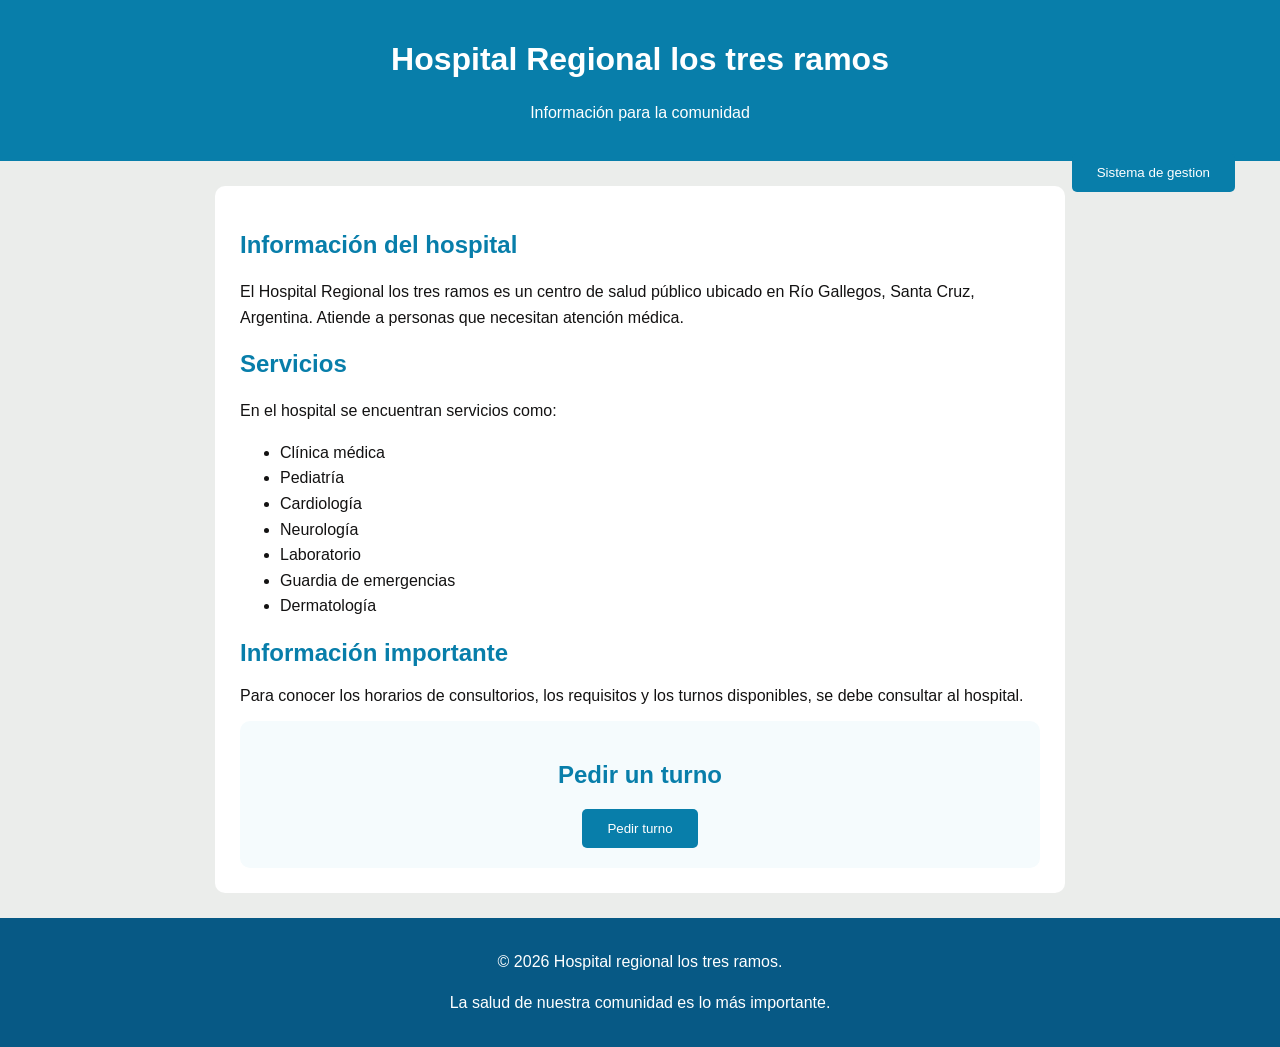
<file: TRABAJO FINAL IAN/index.html>
<!DOCTYPE html>
<html lang="es">
<head>
    <meta charset="UTF-8">
    <meta name="viewport" content="width=device-width, initial-scale=1.0">
    <title>Hospital Regional los tres ramos</title>
    <link rel="stylesheet" href="estilos.css">
</head>
<body>

    <header>
        <h1>Hospital Regional los tres ramos</h1>
        <p>Información para la comunidad</p>
        <a href="HTML/login.html" target="_self" class="gestion">
        <button id="gestion">Sistema de gestion</button>
        </a>
    </header>

    <main>
        <h2>Información del hospital</h2>

        <p>
            El Hospital Regional los tres ramos es un centro de salud
            público ubicado en Río Gallegos, Santa Cruz, Argentina.
            Atiende a personas que necesitan atención médica.
        </p>

        <h2>Servicios</h2>

        <p>En el hospital se encuentran servicios como:</p>
        <ul>
            <li>Clínica médica</li>
            <li>Pediatría</li>
            <li>Cardiología</li>
            <li>Neurología</li>
            <li>Laboratorio</li>
            <li>Guardia de emergencias</li>
            <li>Dermatología</li>
        </ul>
        <h2>Información importante</h2>
    
            Para conocer los horarios de consultorios, los requisitos
            y los turnos disponibles, se debe consultar al hospital.
        </p>
        <div class="turno">
            <h2>Pedir un turno</h2>
            <a href="HTML/formulario.html" target="_self" >
                <button id="turno">Pedir turno</button>
            </a>
        </div>
    </main>
    </section>
   <footer>
        <p>© 2026 Hospital regional los tres ramos.</p>
        <p>La salud de nuestra comunidad es lo más importante.</p>
    </footer>
</body>
</html>
</file>
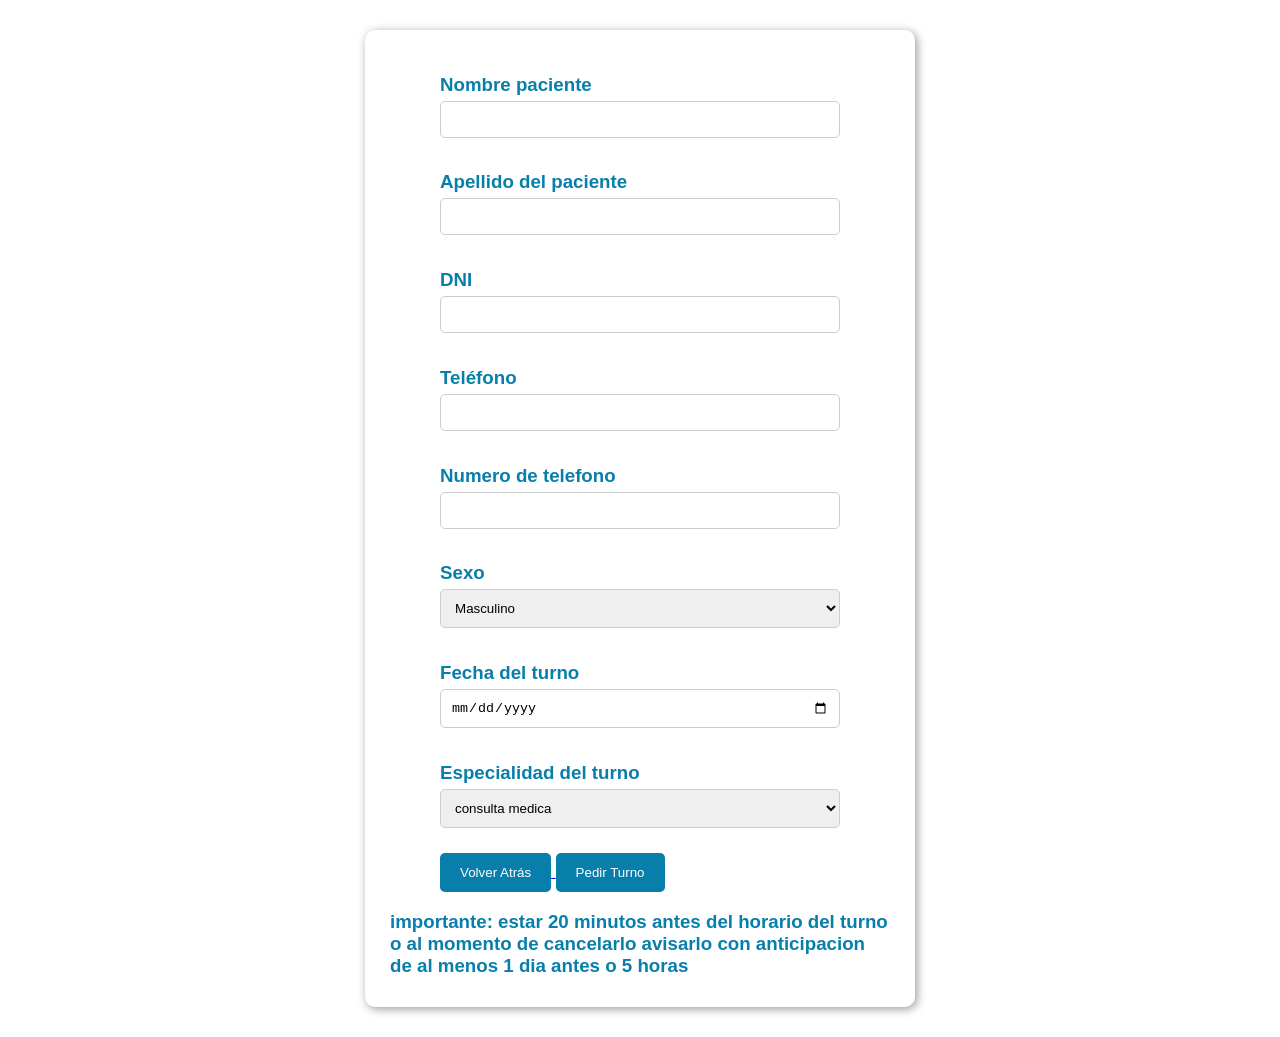
<file: TRABAJO FINAL IAN/HTML/formulario.html>
<!DOCTYPE html>
<html lang="es">
<head>
    <meta charset="UTF-8">
    <meta name="viewport" content="width=device-width, initial-scale=1.0">
    <link rel="stylesheet" href="../STYLES/formulario.css">
    <title>Pedir Turno</title>
</head>
<body>
    <div class="persona"><h3>Nombre paciente</h3>
    <input type="text" id="nombre">
    <h3>Apellido del paciente</h3>
    <input type="text" id="apellido">
    <h3>DNI</h3>
    <input type="number" id="dni">
    <h3>Teléfono</h3>
    <input type="text" id="telefono">
    <h3>Numero de telefono</h3>
    <input type="number" id="telefono">
    <h3>Sexo</h3>
    <select id="sexo">
        <option value="masculino">Masculino</option>
        <option value="femenino">Femenino</option>
    </select>
     <h3>Fecha del turno</h3>
    <input type="date" id="Fecha">
    <h3>Especialidad del turno</h3>
    <select id="especialidad">
        <option value="consulta medica">consulta medica</option>
        <option value="estudio">estudio</option>
        <option value="entrega de resultados">entrega de resultados</option>
    </select>
        <a href="../index.html" target="_self" >
        <button>Volver Atrás</button>
        </a>
         <button>Pedir Turno</button>
         </div>
</body>
<h3>importante: estar 20 minutos antes del horario del turno
            o al momento de cancelarlo avisarlo con anticipacion 
            de al menos 1 dia antes o 5 horas
         </h3>
</html>
</file>
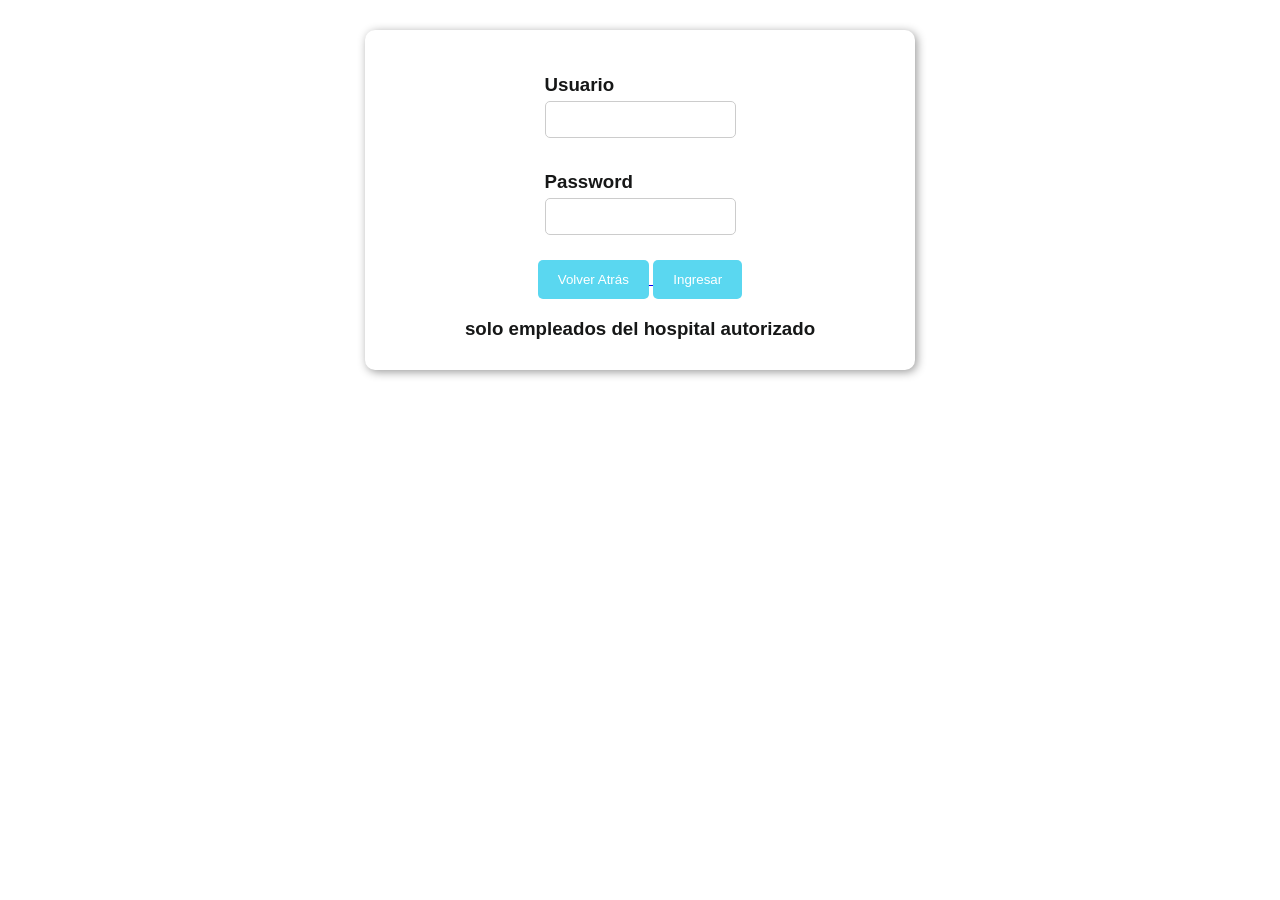
<file: TRABAJO FINAL IAN/HTML/login.html>
<!DOCTYPE html>
<html lang="es">
<head>
    <meta charset="UTF-8">
    <meta name="viewport" content="width=device-width, initial-scale=1.0">
    <link rel="stylesheet" href="../STYLES/login.css">
    <title>Sistema de gestion</title>
</head>
<body>
    <div class="persona"><h3>Usuario</h3>
    <input type="text" id="nombre">
    <h3>Password</h3>
    <input type="password" id="apellido">
    </select>
    </div>
    <div>
        <a href="../index.html" target="_self" >
        <button>Volver Atrás</button>
        </a>
          <button>Ingresar</button>
         </div>
</body>
<h3>solo empleados del hospital autorizado</h3>
</html>
</file>
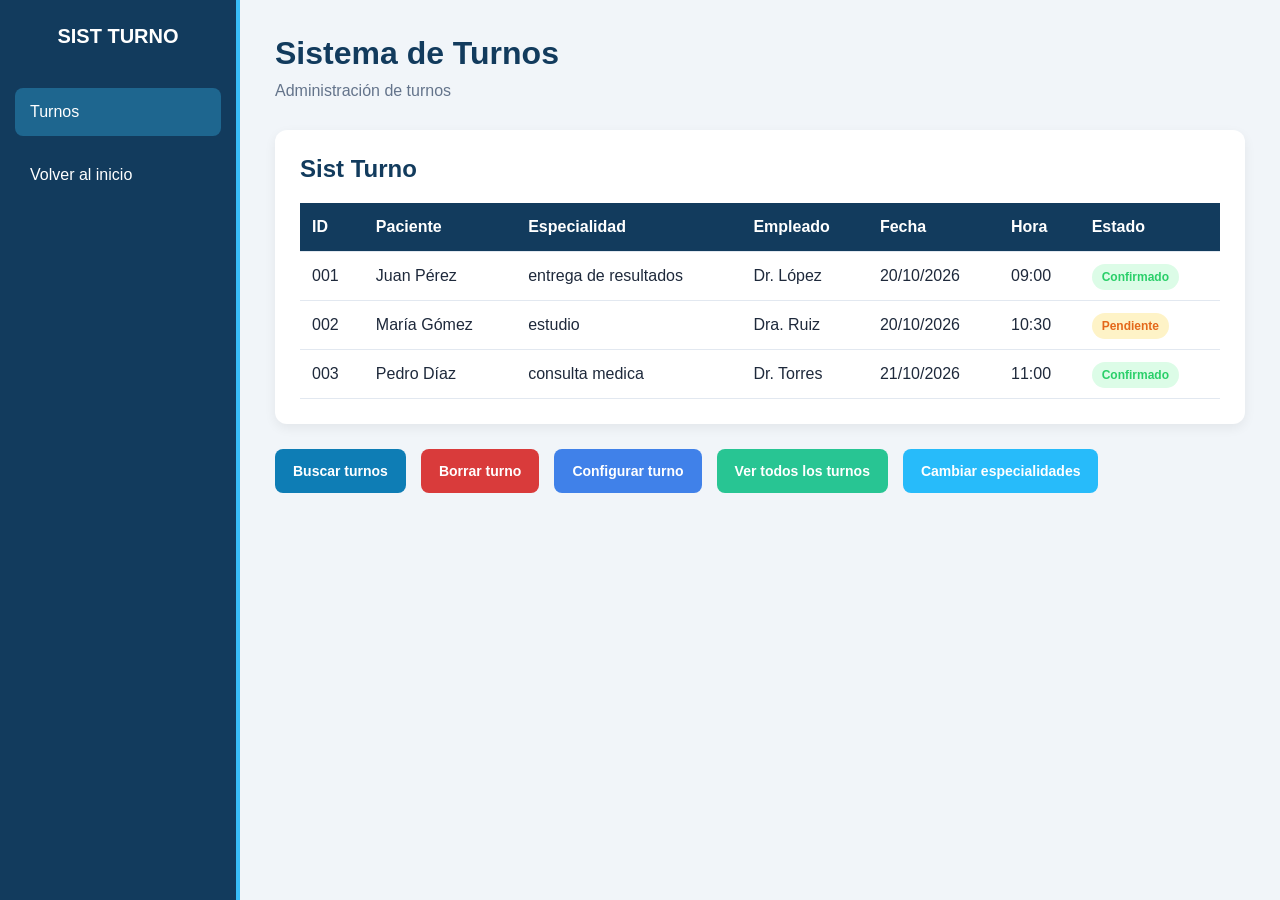
<file: TRABAJO FINAL IAN/HTML/turnos.html>
<!DOCTYPE html>
<html lang="es">
<head>
    <meta charset="UTF-8">
    <meta name="viewport" content="width=device-width, initial-scale=1.0">
    <title>Sistema de Turnos</title>
    <link rel="stylesheet" href="../STYLES/turnos.css">
</head>
<body>

    <aside class="barra-lateral">
        <h2>SIST TURNO</h2>

        <nav>
            <button class="activo">Turnos</button>
            <a href="../index.html" class="volver-inicio">
                <button type="button">Volver al inicio</button>
            </a>
        </nav>
    </aside>

    <main class="contenido">
        <header>
            <h1>Sistema de Turnos</h1>
            <p>Administración de turnos </p>
        </header>

        <section class="tabla-contenedor">
            <h2>Sist Turno</h2>

            <table>
                <thead>
                    <tr>
                        <th>ID</th>
                        <th>Paciente</th>
                        <th>Especialidad</th>
                        <th>Empleado</th>
                        <th>Fecha</th>
                        <th>Hora</th>
                        <th>Estado</th>
                    </tr>
                </thead>

                <tbody>
                    <tr>
                        <td>001</td>
                        <td>Juan Pérez</td>
                        <td>entrega de resultados</td>
                        <td>Dr. López</td>
                        <td>20/10/2026</td>
                        <td>09:00</td>
                        <td><span class="estado">Confirmado</span></td>
                    </tr>

                    <tr>
                        <td>002</td>
                        <td>María Gómez</td>
                        <td>estudio</td>
                        <td>Dra. Ruiz</td>
                        <td>20/10/2026</td>
                        <td>10:30</td>
                        <td><span class="estado pendiente">Pendiente</span></td>
                    </tr>

                    <tr>
                        <td>003</td>
                        <td>Pedro Díaz</td>
                        <td>consulta medica</td>
                        <td>Dr. Torres</td>
                        <td>21/10/2026</td>
                        <td>11:00</td>
                        <td><span class="estado">Confirmado</span></td>
                    </tr>
                </tbody>
            </table>
        </section>

        <section class="acciones">
            <button class="buscar"> Buscar turnos</button>
            <button class="borrar">Borrar turno</button>
            <button class="configurar"> Configurar turno</button>
            <button class="ver">Ver todos los turnos</button>
            <button class="especialidades"> Cambiar especialidades</button>
        </section>

    </main>

</body>
</html>
</file>
<file: TRABAJO FINAL IAN/estilos.css>
/* Boton de gestion */
.gestion {
    color: white;
    border: none;
    float: right;
    padding: 12px 25px;
    border-radius: 5px;
    cursor: pointer;
}
/* Estilos de fondo y texto  */
body {
    font-family: Arial, sans-serif;
    background-color: #ebedeb;
    margin: 0;
    color: #131212;
}
/* Estilos de encabezado y pie de página */
header {
    background-color: #087eaa;
    color: white;
    text-align: center;
    padding: 20px;
}

/* Estilos de navegación */
main {
    background-color: white;
    margin: 25px auto;
    padding: 25px;
    max-width: 800px;
    border-radius: 10px;
}
/* Estilos de secciones y tarjetas */
h2 {
    color: #087eaa;
}

p, li {
    line-height: 1.6;
}
/* Estilos de tarjetas */
.turno {
    background-color: #eaf5fa;
    text-align: center;
    padding: 20px;
    border-radius: 10px;
}
/* estilo de boton turno */
.turno{
background-color: #f5fbfd;
}


/* Estilos de botones */
button {
    background-color: #087eaa;
    color: white;
    border: none;
    padding: 12px 25px;
    border-radius: 5px;
    cursor: pointer;
}
/* Estilos de botones al pasar el mouse */
button:hover {
    background-color: #075985;
}
/* Estilos de pie de página */
footer {
    background-color: #075985;
    color: white;
    text-align: center;
    padding: 15px;
}

/* Pie de pagina */
footer {
    background-color: #075985;
    color: white;
    text-align: center;
    padding: 15px;
}

/* Para celulares */
@media (max-width: 600px) {
    nav a {
        display: block;
        margin: 10px;
    }

    section {
        margin: 10px;
    }

    .tarjeta {
        width: 100%;
    }
}
</file>
<file: TRABAJO FINAL IAN/STYLES/formulario.css>
/* Estilos de fondo y texto */
body {
    font-family: Arial, sans-serif;
    background-color: #ebedeb;
    margin: 0;
    color: #131212;
    padding: 20px;
}

/* Estilos de la carta */
body {
    display: flex;
    flex-direction: column;
    align-items: center;
}

/* Estilos de los titulos */
h3 {
    color: #087eaa;
    margin-bottom: 5px;
}

/* Estilos de los campos */
input, select {
    width: 100%;
    padding: 10px;
    margin-bottom: 15px;
    border: 1px solid #ccc;
    border-radius: 5px;
    box-sizing: border-box;
}

/* Estilos de la carta del formulario */
body {
    max-width: 500px;
    margin: 30px auto;
    background-color: white;
    padding: 25px;
    border-radius: 10px;
    box-shadow: 2px 2px 10px #999;
}

/* Estilos de los botones */
button {
    background-color: #087eaa;
    color: white;
    border: none;
    padding: 12px 20px;
    border-radius: 5px;
    cursor: pointer;
    margin-top: 10px;
}

/* Estilos de los botones al pasar el mouse */
button:hover {
    background-color: #075985;
}

/* Para celulares */
@media (max-width: 600px) {
    body {
        margin: 10px;
        padding: 15px;
    }

    button {
        width: 100%;
    }
}
</file>
<file: TRABAJO FINAL IAN/STYLES/login.css>
/* Estilos de fondo y texto */
body {
    font-family: Arial, sans-serif;
    background-color: #ebedeb;
    margin: 0;
    color: #131212;
    padding: 20px;
}

/* Estilos de la carta */
body {
    display: flex;
    flex-direction: column;
    align-items: center;
}

/* Estilos de los titulos */
h3 {
    color: #161717;
    margin-bottom: 5px;
}

/* Estilos de los campos */
input, select {
    width: 100%;
    padding: 10px;
    margin-bottom: 15px;
    border: 1px solid #ccc;
    border-radius: 5px;
    box-sizing: border-box;
}

/* Estilos de la carta del formulario */
body {
    max-width: 500px;
    margin: 30px auto;
    background-color: white;
    padding: 25px;
    border-radius: 10px;
    box-shadow: 2px 2px 10px #999;
}

/* Estilos de los botones */
button {
    background-color: #5ad7f0;
    color: white;
    border: none;
    padding: 12px 20px;
    border-radius: 5px;
    cursor: pointer;
    margin-top: 10px;
}

/* Estilos de los botones al pasar el mouse */
button:hover {
    background-color: #4db5ed;
}

/* Para celulares */
@media (max-width: 600px) {
    body {
        margin: 10px;
        padding: 15px;
    }

    button {
        width: 100%;
    }
}
</file>
<file: TRABAJO FINAL IAN/STYLES/turnos.css>
* {
    margin: 0;
    padding: 0;
    box-sizing: border-box;
    font-family: Arial, sans-serif;
}

body {
    display: flex;
    min-height: 100vh;
    background-color: #f1f5f9;
    color: #1e293b;
}

/* BARRA LATERAL */

.barra-lateral {
    width: 240px;
    min-height: 100vh;
    background-color: #123b5d;
    color: white;
    padding: 25px 15px;
    border-right: 4px solid #38bdf8;
}

.barra-lateral h2 {
    font-size: 20px;
    text-align: center;
    margin-bottom: 40px;
}

.barra-lateral nav {
    display: flex;
    flex-direction: column;
    gap: 15px;
}

.barra-lateral button {
    padding: 15px;
    border: none;
    border-radius: 8px;
    background-color: transparent;
    color: white;
    text-align: left;
    font-size: 16px;
    cursor: pointer;
    transition: 0.3s;
}

.barra-lateral button:hover,
.barra-lateral button.activo {
    background-color: #1e668f;
}

/* CONTENIDO PRINCIPAL */

.contenido {
    flex: 1;
    padding: 35px;
    min-width: 0;
}

header {
    margin-bottom: 30px;
}

header h1 {
    color: #123b5d;
    margin-bottom: 10px;
}

header p {
    color: #64748b;
}

/* TABLA */

.tabla-contenedor {
    background-color: white;
    padding: 25px;
    border-radius: 12px;
    box-shadow: 0 4px 12px #00000010;
    overflow-x: auto;
}

.tabla-contenedor h2 {
    color: #123b5d;
    margin-bottom: 20px;
}

table {
    width: 100%;
    border-collapse: collapse;
    min-width: 650px;
}

thead {
    background-color: #123b5d;
    color: white;
}

th, td {
    padding: 15px 12px;
    text-align: left;
    border-bottom: 1px solid #e2e8f0;
}

tbody tr:hover {
    background-color: #f0f9ff;
}

.estado {
    background-color: #dcfce7;
    color: #2acf69;
    padding: 6px 10px;
    border-radius: 20px;
    font-size: 12px;
    font-weight: bold;
}

.estado.pendiente {
    background-color: #fef3c7;
    color: #e4681a;
}

/* BOTONES DE ACCIONES */

.acciones {
    display: flex;
    flex-wrap: wrap;
    gap: 15px;
    margin-top: 25px;
}

.acciones button {
    padding: 14px 18px;
    border: none;
    border-radius: 8px;
    color: white;
    font-size: 14px;
    font-weight: bold;
    cursor: pointer;
    transition: 0.3s;
}

.acciones button:hover {
    transform: translateY(-3px);
    filter: brightness(0.9);
}

.buscar {
    background-color: #0e7db5;
}

.borrar {
    background-color: #d93b3b;
}

.configurar {
    background-color: #4081e9;
}

.ver {
    background-color: #28c593;
}

.especialidades {
    background-color: #27bbfa;
}

/* DISEÑO PARA CELULARES */

@media (max-width: 768px) {
    .barra-lateral {
        width: 150px;
        padding: 20px 10px;
    }

    .barra-lateral h2 {
        font-size: 15px;
    }

    .barra-lateral button {
        font-size: 13px;
        padding: 12px 8px;
    }

    .contenido {
        padding: 20px 12px;
    }

    .tabla-contenedor {
        padding: 15px;
    }

    .acciones {
        flex-direction: column;
    }

    .acciones button {
        width: 100%;
    }
.volver {
    background-color: #555;
    color: white;
    padding: 10px 20px;
    border: none;
    border-radius: 5px;
    cursor: pointer;
    margin-bottom: 15px;
}
.barra-lateral nav {
    display: flex;
    flex-direction: column;
    gap: 10px;
}

.barra-lateral .volver-inicio button {
    width: 100%;
    cursor: pointer;
}
}
</file>
